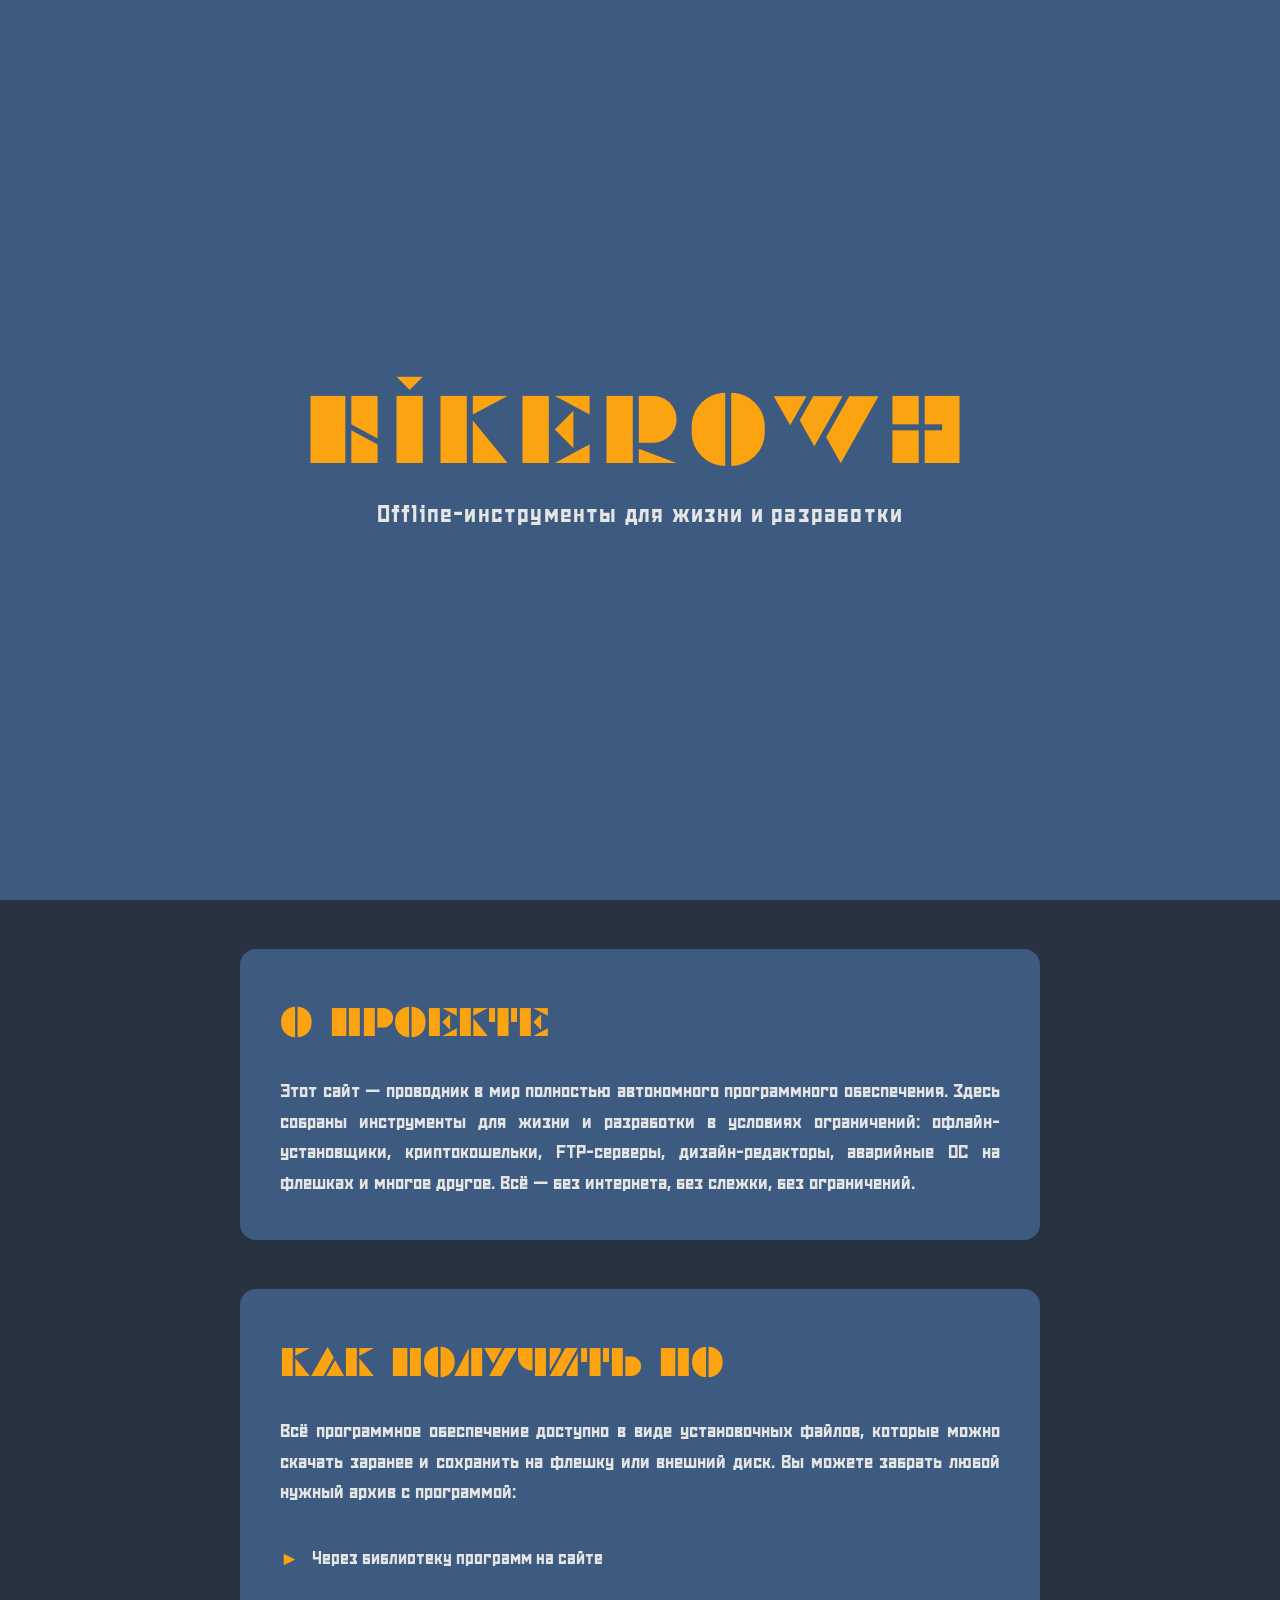
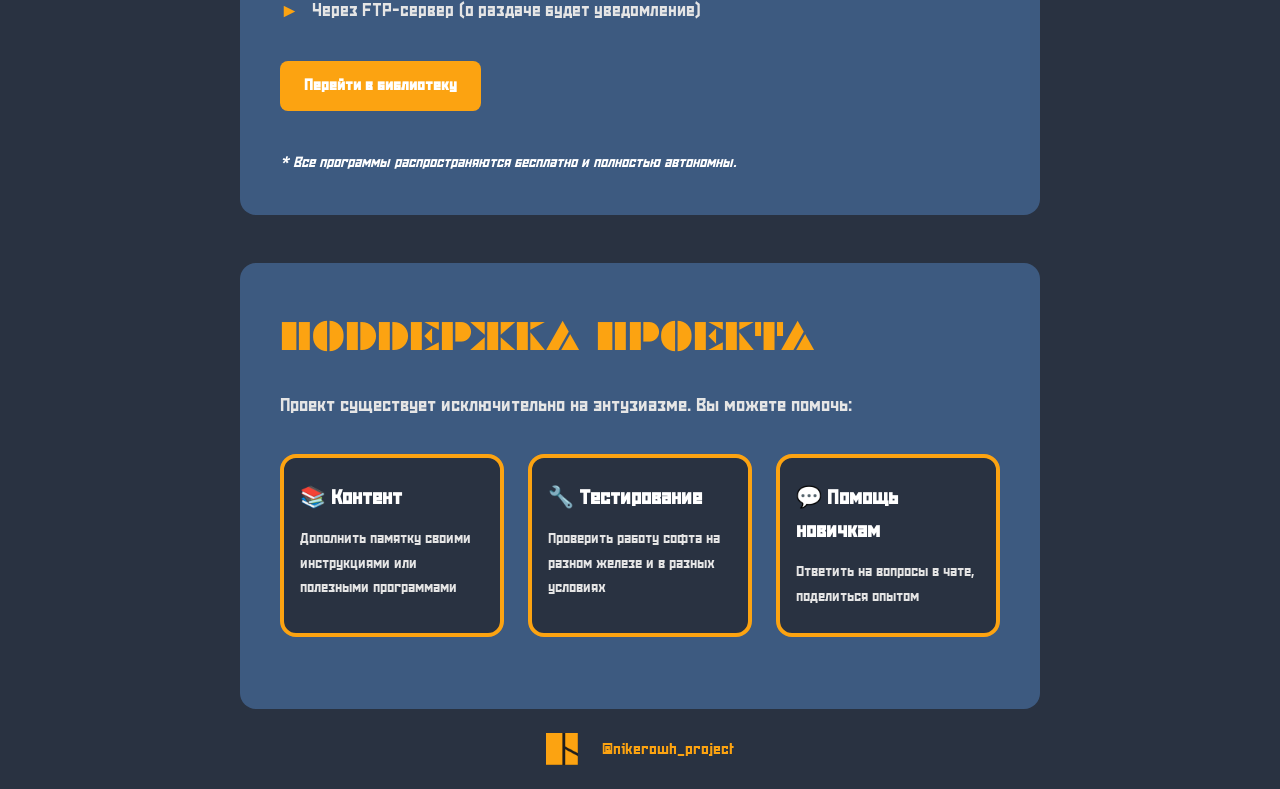
<file: index.html>
<!DOCTYPE html>
<html>
<head>
    <meta charset="UTF-8">
    <meta name="viewport" content="width=device-width, initial-scale=1.0">
    <title>nikerowh - main</title>
    <link rel="stylesheet" href="style.css">
    <link rel="icon" type="image/x-icon" href="images/icon-transparent-64.ico">
</head>
<body>
    <header class="header">
        <div class="header__content">
            <h1 class="header__title">nikerowh</h1>
            <p class="header__slogan">Offline-инструменты для жизни и разработки</p>
        </div>
    </header>

    <!-- Основной контент -->
    <main class="main">
        <div class="about-wrapper">
            <section class="about">
            <h2 class="about__title">О проекте</h2>
            <p class="about__text">
                Этот сайт — проводник в мир полностью автономного программного обеспечения.  
                Здесь собраны инструменты для жизни и разработки в условиях ограничений:  
                офлайн-установщики, криптокошельки, FTP-серверы, дизайн-редакторы,  
                аварийные ОС на флешках и многое другое.  
                Всё — без интернета, без слежки, без ограничений.
            </p>
            </section>
        </div>
        

        <!-- НОВЫЙ БЛОК -->
    <section class="how-to-get">
        <h2 class="how-to-get__title">Как получить ПО</h2>
        <p class="how-to-get__text">
            Всё программное обеспечение доступно в виде установочных файлов, 
            которые можно скачать заранее и сохранить на флешку или внешний диск.
            Вы можете забрать любой нужный архив с программой:
        </p>
        <ul class="how-to-get__list">
            <li class="how-to-get__item">Через библиотеку программ на сайте</li>
            <li class="how-to-get__item">Через FTP-сервер (о раздаче будет уведомление)</li>
        </ul>
        <a href="library.html" class="card__download">Перейти в библиотеку</a>
        <p class="how-to-get__note">
            * Все программы распространяются бесплатно и полностью автономны.
        </p>
    </section>

    <!-- НОВЫЙ БЛОК: ПОДДЕРЖКА ПРОЕКТА -->
    <section class="support">
        <h2 class="support__title">Поддержка проекта</h2>
        <p class="support__text">
            Проект существует исключительно на энтузиазме. Вы можете помочь:
        </p>
        
        <div class="support__options">
            <div class="support__option">
                <h3 class="support__option-title">📚 Контент</h3>
                <p class="support__option-text">Дополнить памятку своими инструкциями или полезными программами</p>
            </div>
            <div class="support__option">
                <h3 class="support__option-title">🔧 Тестирование</h3>
                <p class="support__option-text">Проверить работу софта на разном железе и в разных условиях</p>
            </div>
            <div class="support__option">
                <h3 class="support__option-title">💬 Помощь новичкам</h3>
                <p class="support__option-text">Ответить на вопросы в чате, поделиться опытом</p>
            </div>
        </div>
    </section>
    </main>
    <footer class="footer">
        <div class="footer__content">
            <img src="images/contact-icon.png" alt="контакты" class="footer__icon">
            <a href="https://t.me/nikerowh_project" class="footer__telegram">@nikerowh_project</a>
            <!-- <span class="footer__separator">|</span> -->
        </div>
    </footer>
</body>
</html>
</file>
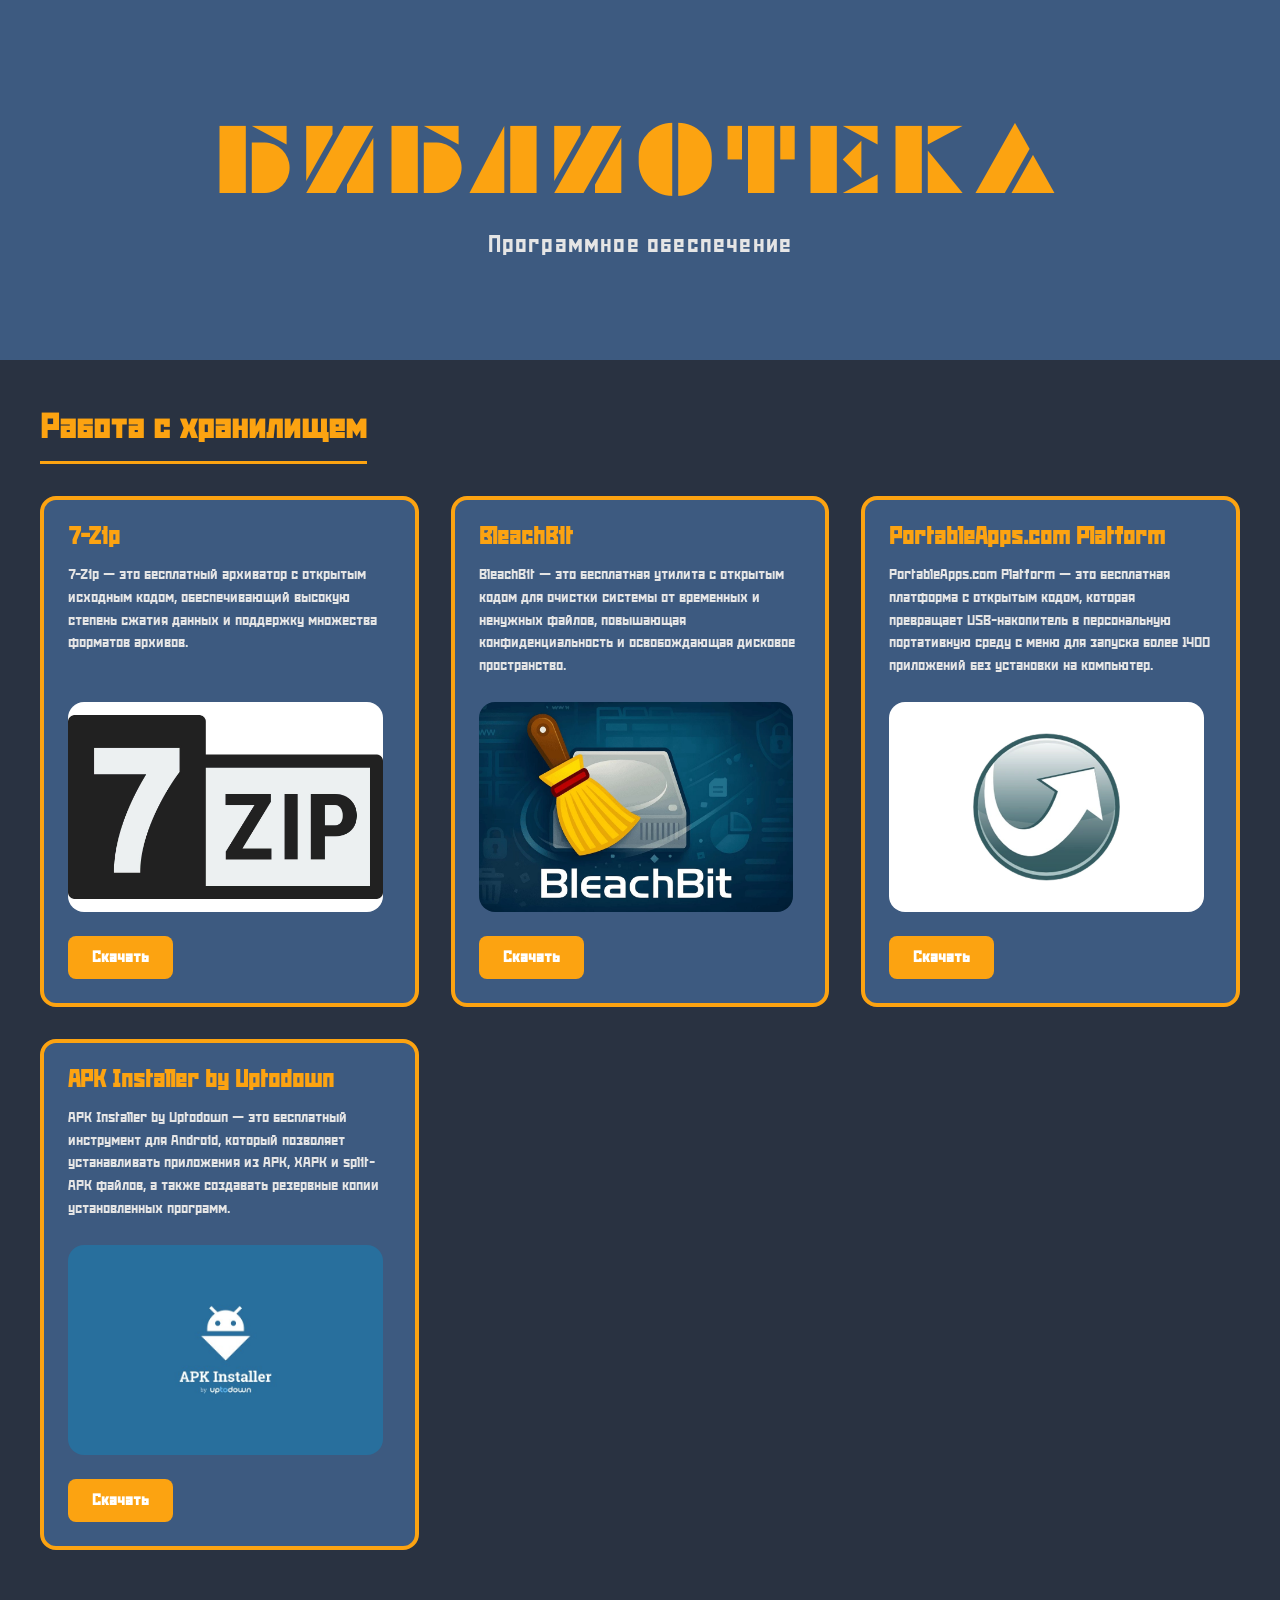
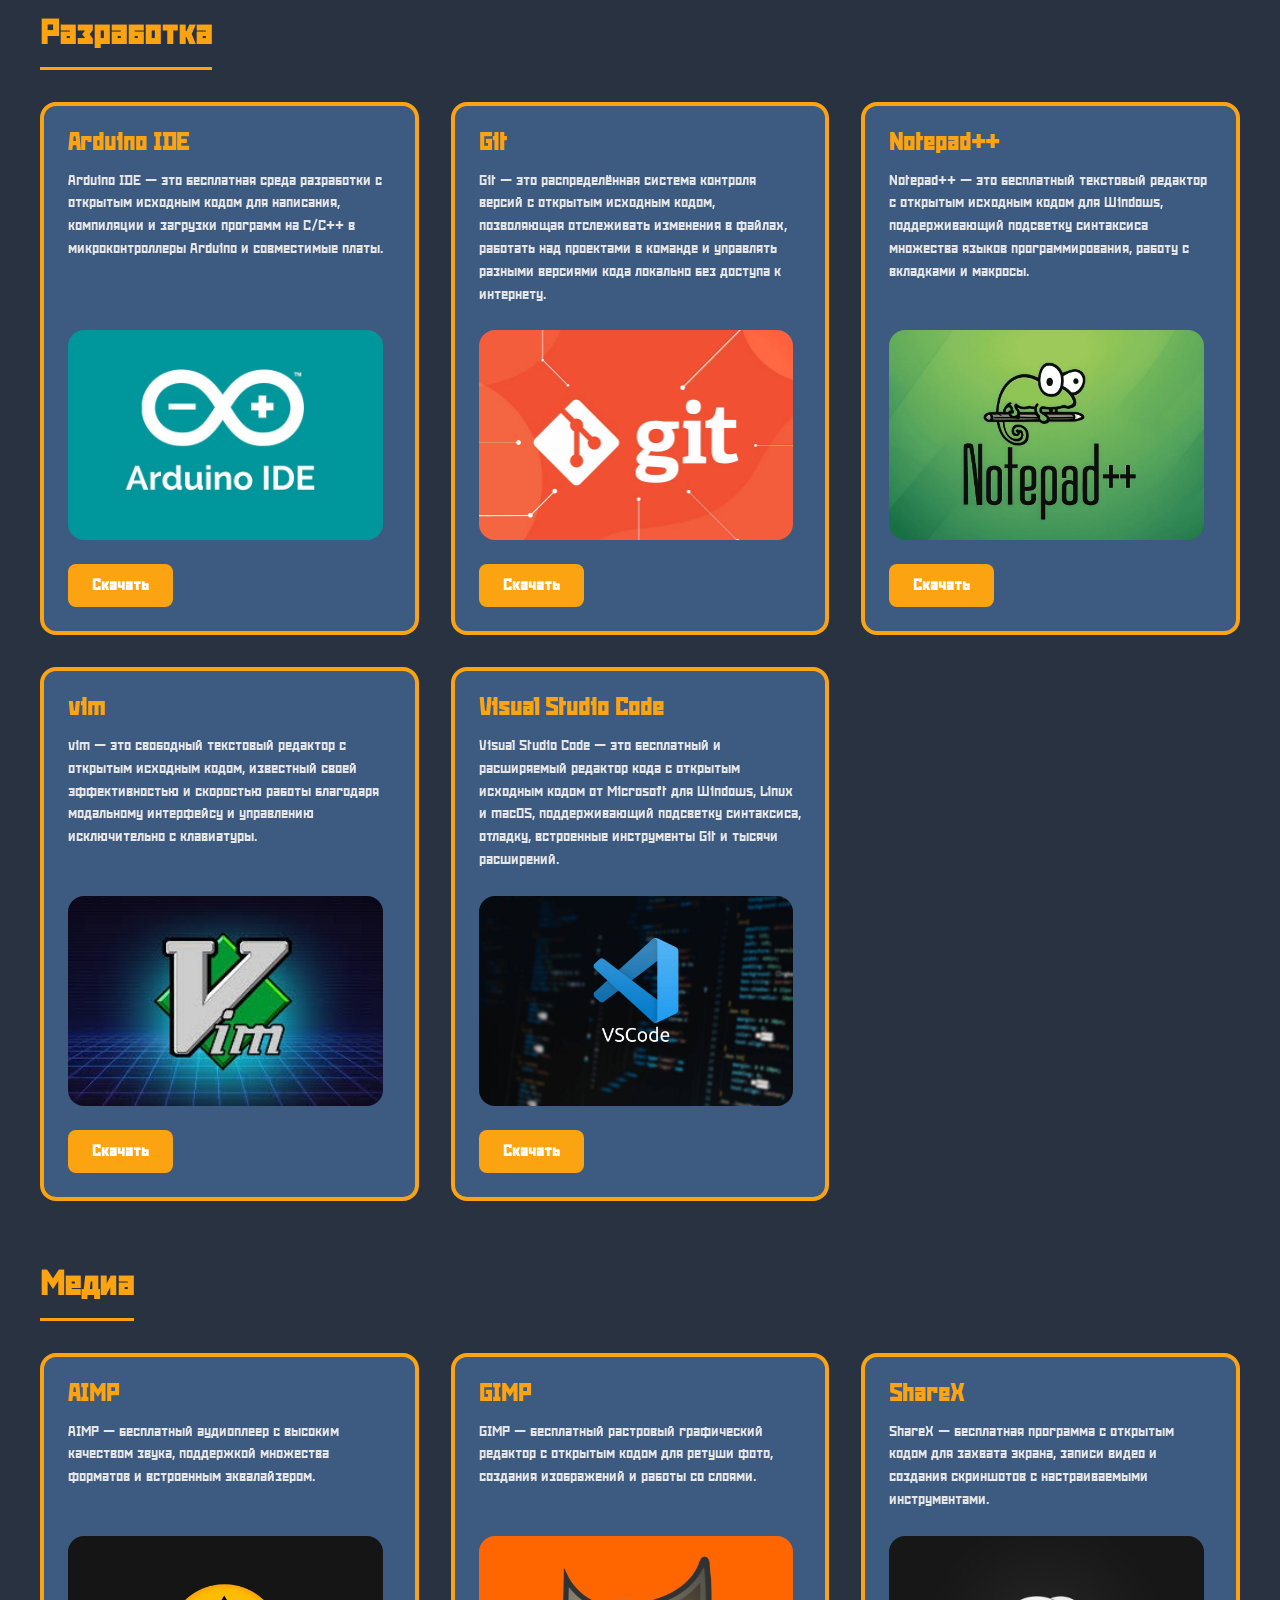
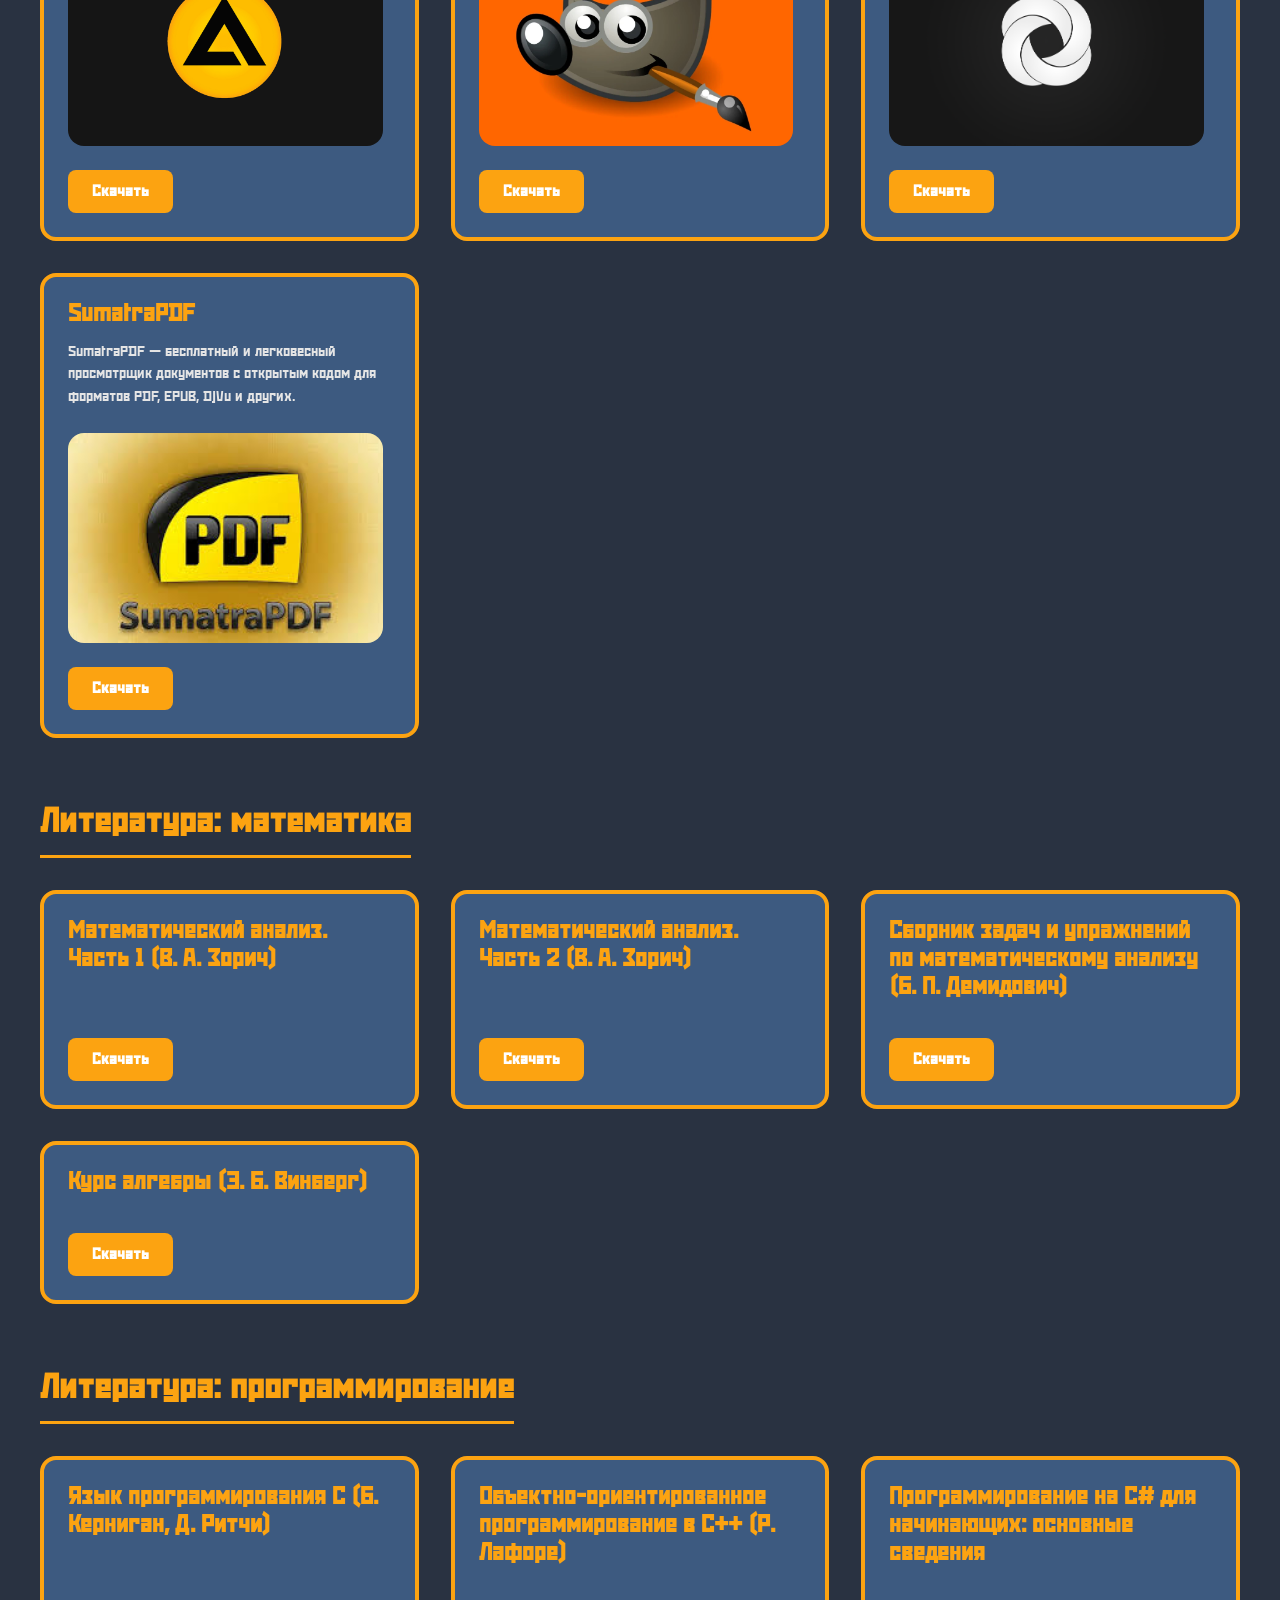
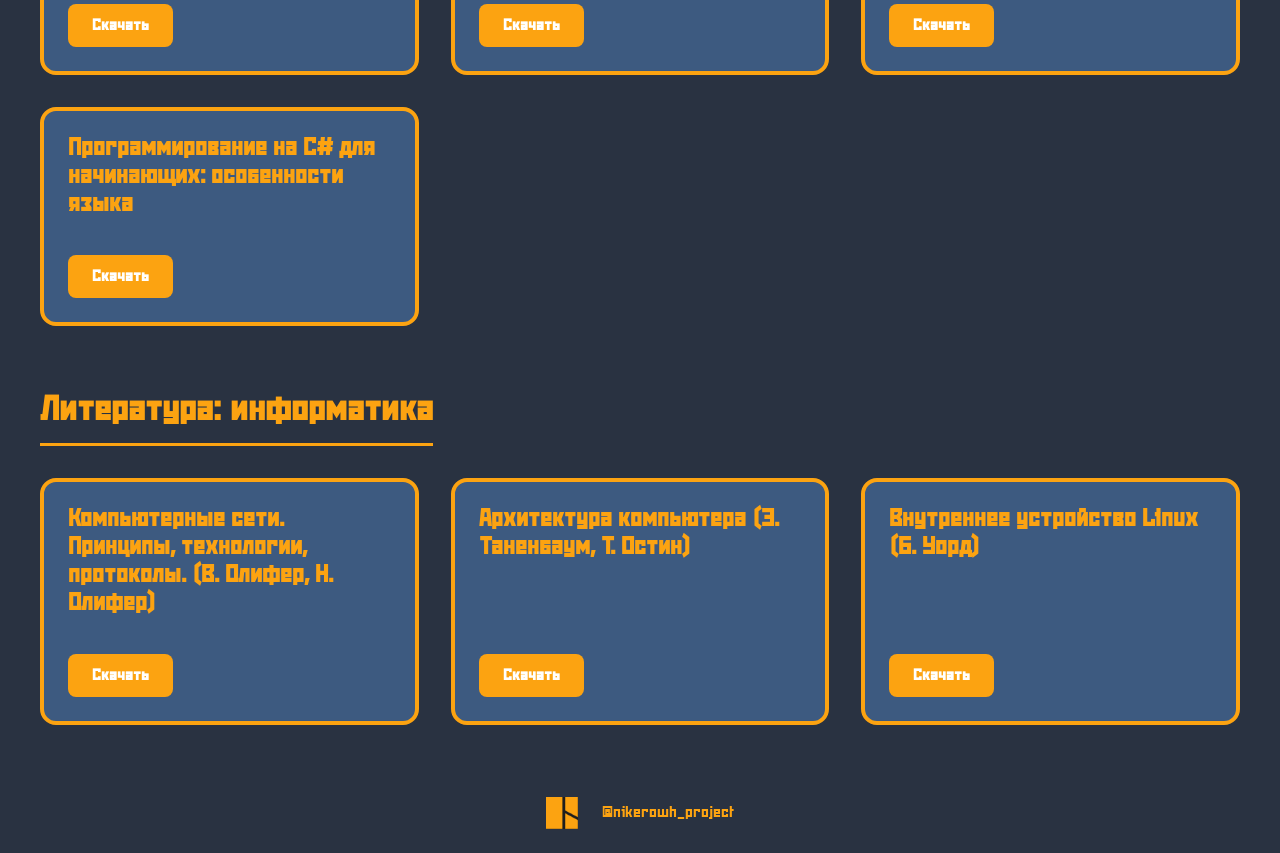
<file: library.html>
<!DOCTYPE html>
<html>
<head>
    <meta charset="UTF-8">
    <meta name="viewport" content="width=device-width, initial-scale=1.0">
    <title>nikerowh - library</title>
    
    <!-- Favicon -->
    <link rel="icon" type="image/png" href="images/icon-transparent-64.ico">
    
    <!-- Таблица стилей -->
    <link rel="stylesheet" href="style.css">
</head>
<body>
    <!-- HEADER -->
    <header class="header header--small">
        <div class="header__content">
            <h1 class="header__title">БИБЛИОТЕКА</h1>
            <p class="header__slogan">Программное обеспечение</p>
        </div>
    </header>

    <!-- ШАБЛОН КАРТОЧКИ БРАТЬ ОТСЮДА

                <div class="card">
                    <h3 class="card__title"></h3>
                    <p class="card__description"></p>
                    <img class="card__screenshots" src="images/programs" alt="скриншот" class="card__screenshot">                   
                    <a href="" class="card__download">Скачать</a>
                </div>
            
    -->

    <!-- ОСНОВНОЙ КОНТЕНТ -->
    <main class="main library-page">
        <!-- ===== КАТЕГОРИЯ РАБОТА С ХРАНИЛИЩЕМ ===== -->
        <section class="category">
            <h2 class="category__title">Работа с хранилищем</h2>
            <div class="cards-grid">
                <!-- ===== КАРТОЧКА 1 ===== -->
                <div class="card">
                    <h3 class="card__title">7-Zip</h3>
                    <p class="card__description">7-Zip — это бесплатный архиватор с открытым исходным кодом, обеспечивающий высокую степень сжатия данных и поддержку множества форматов архивов.</p>
                    <img class="card__screenshots" src="images/programs/7zip.jpg" alt="скриншот" class="card__screenshot">                   
                    <a href="https://disk.yandex.ru/d/hwbHvmSAdD4YMA" class="card__download">Скачать</a>
                </div>

                <!-- ===== КАРТОЧКА 2 ===== -->
                <div class="card">
                    <h3 class="card__title">BleachBit</h3>
                    <p class="card__description">BleachBit — это бесплатная утилита с открытым кодом для очистки системы от временных и ненужных файлов, повышающая конфиденциальность и освобождающая дисковое пространство.</p>
                    <img class="card__screenshots" src="images/programs/bleachbit.jpg" alt="скриншот" class="card__screenshot">
                    <a href="https://disk.yandex.ru/d/F8Z6RaT3wdRoBQ" class="card__download">Скачать</a>
                </div>

                <!-- ===== КАРТОЧКА 3 ===== -->
                <div class="card">
                    <h3 class="card__title">PortableApps.com Platform</h3>
                    <p class="card__description">PortableApps.com Platform — это бесплатная платформа с открытым кодом, которая превращает USB-накопитель в персональную портативную среду с меню для запуска более 1400 приложений без установки на компьютер.</p>
                    <img class="card__screenshots" src="images/programs/portableapps.jpg" alt="скриншот" class="card__screenshot">                   
                    <a href="https://disk.yandex.ru/d/EKPdP-UuyY8jQA" class="card__download">Скачать</a>
                </div>

                <!-- ===== КАРТОЧКА 4 ===== -->
                <div class="card">
                    <h3 class="card__title">APK Installer by Uptodown</h3>
                    <p class="card__description">APK Installer by Uptodown — это бесплатный инструмент для Android, который позволяет устанавливать приложения из APK, XAPK и split-APK файлов, а также создавать резервные копии установленных программ.</p>
                    <img class="card__screenshots" src="images/programs/uptodown.jpg" alt="скриншот" class="card__screenshot">                    
                    <a href="https://disk.yandex.ru/d/ls74p10ux8cadQ" class="card__download">Скачать</a>
                </div>
            </div>
        </section>

        <!-- ===== КАТЕГОРИЯ РАЗРАБОТКА ===== -->
        <section class="category">
            <h2 class="category__title">Разработка</h2>
            
            <div class="cards-grid">
                <!-- ===== КАРТОЧКА 1 ===== -->
                <div class="card">
                    <h3 class="card__title">Arduino IDE</h3>
                    <p class="card__description">Arduino IDE — это бесплатная среда разработки с открытым исходным кодом для написания, компиляции и загрузки программ на C/C++ в микроконтроллеры Arduino и совместимые платы.</p>
                    <img class="card__screenshots" src="images/programs/arduinoide.jpg" alt="скриншот" class="card__screenshot">                    
                    <a href="https://disk.yandex.ru/d/pIWNRWTIvZ72xw" class="card__download">Скачать</a>
                </div>

                <!-- ===== КАРТОЧКА 2 ===== -->
                <div class="card">
                    <h3 class="card__title">Git</h3>
                    <p class="card__description">Git — это распределённая система контроля версий с открытым исходным кодом, позволяющая отслеживать изменения в файлах, работать над проектами в команде и управлять разными версиями кода локально без доступа к интернету.</p>
                    <img class="card__screenshots" src="images/programs/git.jpg" alt="скриншот" class="card__screenshot">                    
                    <a href="https://disk.yandex.ru/d/ZYdPXtKbaOQdfA" class="card__download">Скачать</a>
                </div>

                <!-- ===== КАРТОЧКА 3 ===== -->
                <div class="card">
                    <h3 class="card__title">Notepad++</h3>
                    <p class="card__description">Notepad++ — это бесплатный текстовый редактор с открытым исходным кодом для Windows, поддерживающий подсветку синтаксиса множества языков программирования, работу с вкладками и макросы.</p>
                    <img class="card__screenshots" src="images/programs/notepad++.jpg" alt="скриншот" class="card__screenshot">                    
                    <a href="https://disk.yandex.ru/d/Rx01GccAY-7TWA" class="card__download">Скачать</a>
                </div>

                <!-- ===== КАРТОЧКА 4 ===== -->
                <div class="card">
                    <h3 class="card__title">vim</h3>
                    <p class="card__description">vim — это свободный текстовый редактор с открытым исходным кодом, известный своей эффективностью и скоростью работы благодаря модальному интерфейсу и управлению исключительно с клавиатуры.</p>
                    <img class="card__screenshots" src="images/programs/vim.jpg" alt="скриншот" class="card__screenshot">
                    <a href="https://disk.yandex.ru/d/wRuvGnJm7ita9Q" class="card__download">Скачать</a>
                </div>

                <!-- ===== КАРТОЧКА 5 ===== -->
                <div class="card">
                    <h3 class="card__title">Visual Studio Code</h3>
                    <p class="card__description">Visual Studio Code — это бесплатный и расширяемый редактор кода с открытым исходным кодом от Microsoft для Windows, Linux и macOS, поддерживающий подсветку синтаксиса, отладку, встроенные инструменты Git и тысячи расширений.</p>
                    <img class="card__screenshots" src="images/programs/vscode.jpg" alt="скриншот" class="card__screenshot">
                    <a href="https://disk.yandex.ru/d/vOurH4qI4WDNWA" class="card__download">Скачать</a>
                </div> 
            </div>
        </section>

        <!-- ===== КАТЕГОРИЯ МЕДИА ===== -->
        <section class="category">
            <h2 class="category__title">Медиа</h2>
            <div class="cards-grid">
                <div class="card">
                    <h3 class="card__title">AIMP</h3>
                    <p class="card__description">AIMP — бесплатный аудиоплеер с высоким качеством звука, поддержкой множества форматов и встроенным эквалайзером.</p>
                    <img class="card__screenshots" src="images/programs/aimp.jpg" alt="скриншот" class="card__screenshot">                   
                    <a href="https://disk.yandex.ru/d/sjqCSIMnWE5wjA" class="card__download">Скачать</a>
                </div>

                <div class="card">
                    <h3 class="card__title">GIMP</h3>
                    <p class="card__description">GIMP — бесплатный растровый графический редактор с открытым кодом для ретуши фото, создания изображений и работы со слоями.</p>
                    <img class="card__screenshots" src="images/programs/gimp.jpg" alt="скриншот" class="card__screenshot">                   
                    <a href="https://disk.yandex.ru/d/pgnXm7TmoHuBEg" class="card__download">Скачать</a>
                </div>

                <div class="card">
                    <h3 class="card__title">ShareX</h3>
                    <p class="card__description">ShareX — бесплатная программа с открытым кодом для захвата экрана, записи видео и создания скриншотов с настраиваемыми инструментами.</p>
                    <img class="card__screenshots" src="images/programs/sharex.jpg" alt="скриншот" class="card__screenshot">                   
                    <a href="https://disk.yandex.ru/d/0tnVT0IcAevgSg" class="card__download">Скачать</a>
                </div>

                <div class="card">
                    <h3 class="card__title">SumatraPDF</h3>
                    <p class="card__description">SumatraPDF — бесплатный и легковесный просмотрщик документов с открытым кодом для форматов PDF, EPUB, DjVu и других.</p>
                    <img class="card__screenshots" src="images/programs/sumatrapdf.jpg" alt="скриншот" class="card__screenshot">                   
                    <a href="https://disk.yandex.ru/d/uq7HUwDXYjRNPg" class="card__download">Скачать</a>
                </div>
            </div>
        </section>

        <!-- ===== КАТЕГОРИЯ ЛИТЕРАТУРА МАТЕМАТИКА ===== -->
        <section class="category">
            <h2 class="category__title">Литература: математика</h2>

            <div class="cards-grid">
                <!-- ===== КАРТОЧКА 1 ===== -->
                <div class="card">
                    <h3 class="card__title">Математический анализ. Часть 1 (В. А. Зорич)</h3>
                    <p class="card__description"></p>                    
                    <a href="https://disk.yandex.ru/i/DMa_RB-maXpX2A" class="card__download">Скачать</a>
                </div>

                <!-- ===== КАРТОЧКА 2 ===== -->
                <div class="card">
                    <h3 class="card__title">Математический анализ. Часть 2 (В. А. Зорич)</h3>
                    <p class="card__description"></p>
                    <a href="https://disk.yandex.ru/i/IoSxRCWNo1YJIg" class="card__download">Скачать</a>
                </div>

                <!-- ===== КАРТОЧКА 3 ===== -->
                <div class="card">
                    <h3 class="card__title">Сборник задач и упражнений по математическому анализу (Б. П. Демидович)</h3>
                    <p class="card__description"></p>
                    <a href="https://disk.yandex.ru/i/hy5BBxkUt8NpqA" class="card__download">Скачать</a>
                </div>

                <!-- ===== КАРТОЧКА 4 ===== -->
                <div class="card">
                    <h3 class="card__title">Курс алгебры (Э. Б. Винберг)</h3>
                    <p class="card__description"></p>
                    <a href="https://disk.yandex.ru/i/NiBQ0z8jL8Z9hg" class="card__download">Скачать</a>
                </div>
            </div>
        </section>

        <!-- ===== КАТЕГОРИЯ ЛИТЕРАТУРА ПРОГРАММИРОВАНИЕ ===== -->
        <section class="category">
            <h2 class="category__title">Литература: программирование</h2>
            
            <div class="cards-grid">
                <!-- ===== КАРТОЧКА 1 ===== -->
                <div class="card">
                    <h3 class="card__title">Язык программирования С (Б. Керниган, Д. Ритчи)</h3>
                    <p class="card__description"></p>                    
                    <a href="https://disk.yandex.ru/i/_3KG42UOtarzVw" class="card__download">Скачать</a>
                </div>

                <!-- ===== КАРТОЧКА 2 ===== -->
                <div class="card">
                    <h3 class="card__title">Объектно-ориентированное программирование в С++ (Р. Лафоре)</h3>
                    <p class="card__description"></p>
                    <a href="https://disk.yandex.ru/i/Y8mM8I059qHrBA" class="card__download">Скачать</a>
                </div>

                <!-- ===== КАРТОЧКА 3 ===== -->
                <div class="card">
                    <h3 class="card__title">Программирование на С# для начинающих: основные сведения</h3>
                    <p class="card__description"></p>
                    <a href="https://disk.yandex.ru/i/uWs0JgQbzea4-A" class="card__download">Скачать</a>
                </div>

                <!-- ===== КАРТОЧКА 4 ===== -->
                <div class="card">
                    <h3 class="card__title">Программирование на С# для начинающих: особенности языка</h3>
                    <p class="card__description"></p>
                    <a href="https://disk.yandex.ru/i/6JeXN2cANHf88A" class="card__download">Скачать</a>
                </div>
            </div>
        </section>

        <!-- ===== КАТЕГОРИЯ ЛИТЕРАТУРА ИНФОРМАТИКА ===== -->
        <section class="category">
            <h2 class="category__title">Литература: информатика</h2>
            
            <div class="cards-grid">
                <!-- ===== КАРТОЧКА 1 ===== -->
                <div class="card">
                    <h3 class="card__title">Компьютерные сети. Принципы, технологии, протоколы. (В. Олифер, Н. Олифер)</h3>
                    <p class="card__description"></p>                    
                    <a href="https://disk.yandex.ru/i/QbkReOdyDXA2kg" class="card__download">Скачать</a>
                </div>

                <!-- ===== КАРТОЧКА 2 ===== -->
                <div class="card">
                    <h3 class="card__title">Архитектура компьютера (Э. Таненбаум, Т. Остин)</h3>
                    <p class="card__description"></p>
                    <a href="https://disk.yandex.ru/i/WVMumF_Ivo_vTg" class="card__download">Скачать</a>
                </div>

                <!-- ===== КАРТОЧКА 3 ===== -->
                <div class="card">
                    <h3 class="card__title">Внутреннее устройство Linux (Б. Уорд)</h3>
                    <p class="card__description"></p>
                    <a href="https://disk.yandex.ru/i/aSmenbT4-EGSUw" class="card__download">Скачать</a>
                </div>
            </div>
        </section>
    </main>



    <!-- FOOTER -->
    <footer class="footer">
        <div class="footer__content">
            <img src="images/contact-icon.png" alt="контакты" class="footer__icon">
            <a href="https://t.me/nikerowh_project" class="footer__telegram" target="_blank" rel="noopener noreferrer">@nikerowh_project</a>
        </div>
    </footer>
</body>
</html>
</file>
<file: style.css>
/* Подключение локального шрифта */
@font-face {
    font-family: 'vaganov';
    src:
        url('fonts/vaganov/VaganovSPDemo-Bold.woff2') format('woff2'),
        url('fonts/vaganov/VaganovSPDemo-Bold.woff') format('woff');
    font-display: swap; /* Показывает текст сразу, без задержки */
}

@font-face {
    font-family: 'snowstorm';
    src:
        url('fonts/snowstorm/Snowstorm.woff2') format('woff2'),
        url('fonts/snowstorm/Snowstorm.woff') format('woff');
    font-display: swap; /* Показывает текст сразу, без задержки */
}

/* ===== СТИЛИ СКРОЛЛБАРА ===== */

/* Для Chrome, Safari, Edge, Opera */
::-webkit-scrollbar {
    width: 10px;                /* Ширина скроллбара */
}

::-webkit-scrollbar-track {
    background: #3D5A80;        /* Цвет фона дорожки (светло-серый) */
}

::-webkit-scrollbar-thumb {
    background: #FCA311;         /* Цвет ползунка (ваш фирменный светло-голубой) */
}

/* Для Firefox */
html {
    scrollbar-width: auto;
    scrollbar-color: #FCA311 #3D5A80;  /* ползунок и дорожка */
}

body {
    background-color: #293241;
    margin: 0;
    padding: 0;
}

/* Сброс базовых отступов */
* {
    margin: 0;
    padding: 0;
    box-sizing: border-box;
}

/* Стили для header на весь экран */
.header {
    height: 100vh;
    width: 100%;
    
    /* Центрирование содержимого */
    display: flex;
    justify-content: center;
    align-items: center;
    
    /* Цвет фона */
    background-color: #3D5A80;
}

/* Контейнер для заголовка и слогана */
.header__content {
    text-align: center; /* Выравнивание текста по центру */
    color: #ffffff;     /* Цвет текста для всего блока */
}

/* Стили для заголовка */
.header__title {
    font-family: 'vaganov', sans-serif;
    font-size: 6rem;
    font-weight: 700;
    line-height: 1.2;
    letter-spacing: 0.1em;
    text-transform: uppercase;
    color: #FCA311; /* Белый */
    
    /* Небольшой отступ снизу */
    margin-bottom: 1rem;
}

/* Стили для слогана */
.header__slogan {
    font-family: 'snowstorm'; /* Другой шрифт */
    font-size: 1.5rem;                 /* Меньший размер */
    font-weight: 400;                   /* Обычный, не жирный */
    letter-spacing: 0.05em;              /* Немного разреженный */
    color: #E5E5E5;                     /* Другой цвет (светло-голубой) */
}

/* ----- MAIN (КОНТЕНТ ПОСЛЕ ПРОКРУТКИ) ----- */
.main {
    width: 100%;
    background-color: #293241;   /* Белый фон для читаемости */
}

/* ----- БЛОК "О ПРОЕКТЕ" ----- */
.about-wrapper {
    background-color: #293241;  /* Фон, который будет виден за margin */
    padding: 1px 0;              /* Чтобы margin не схлопывался (важно!) */
}

.about {
    max-width: 800px;
    margin: 3rem auto;
    padding: 2.5rem;
    
    /* Фон */
    background-color: #3D5A80;
    
    /* Скругление */
    border-radius: 16px;
    
    font-family: 'snowstorm', sans-serif;
    color: #E5E5E5;
    line-height: 1.6;
}

.about__title {
    font-family: 'vaganov';
    font-size: 2.5rem;
    font-weight: 700;
    margin-bottom: 1.5rem;
    color: #FCA311;
}

.about__text {
    font-size: 1.2rem;
    text-align: justify;
}

/* ===== БЛОК "КАК ПОЛУЧИТЬ ПО" ===== */
.how-to-get {
    max-width: 800px;
    margin: 0 auto;              /* Центрирование */
    padding: 2.5rem;
    margin-bottom: 3rem;
    
    /* Фон — чуть плотнее, чем у первого блока */
    background-color: #3D5A80;
    
    /* Скругление — слева, симметрично первому блоку */
    border-radius: 16px;
    
    font-family: 'snowstorm', sans-serif;
    color: #E5E5E5;
    line-height: 1.6;
}

/* Заголовок блока */
.how-to-get__title {
    font-family: 'vaganov';
    font-size: 2.5rem;
    font-weight: 700;
    margin-bottom: 1.5rem;
    color: #FCA311;
}

/* Текст */
.how-to-get__text {
    font-size: 1.2rem;
    margin-bottom: 1.5rem;
    text-align: justify;
}

/* Список способов получения */
.how-to-get__list {
    list-style: none;           /* Убираем стандартные маркеры */
    margin: 1.5rem 0;
    padding: 0;
}

.how-to-get__item {
    font-size: 1.1rem;
    padding: 0.75rem 0 0.75rem 2rem;
    position: relative;
}

/* Кастомный маркер для пунктов списка */
.how-to-get__item::before {
    content: "►";               /* Символ-маркер */
    position: absolute;
    left: 0;
    color: #FCA311;             /* Цвет слогана */
    font-size: 1.2rem;
    font-weight: bold;
}

/* Последний пункт без разделителя */
.how-to-get__item:last-child {
    border-bottom: none;
}

/* Примечание (звездочка) */
.how-to-get__note {
    font-size: 0.95rem;
    color: #FFFFFF;
    font-style: italic;
    margin-top: 1.5rem;
    padding-top: 1rem;
}

/* ===== БЛОК "ПОДДЕРЖКА ПРОЕКТА" ===== */
.support {
    max-width: 800px;
    margin: 0 auto;
    padding: 2.5rem;
    
    /* Фон — такой же, как у первого блока, для мягкости */
    background-color: #3D5A80;
    
    /* Скругление — сверху, чтобы не конфликтовать с акцентом */
    border-radius: 16px;
    
    font-family: 'snowstorm', sans-serif;
    color: #E5E5E5;
    line-height: 1.6;
}

/* Заголовок блока */
.support__title {
    font-family: 'vaganov';
    font-size: 2.5rem;
    font-weight: 700;
    margin-bottom: 1.5rem;
    color: #FCA311;
}

/* Текст-вступление */
.support__text {
    font-size: 1.2rem;
    margin-bottom: 2rem;
    text-align: justify;
}

/* Сетка для вариантов поддержки */
.support__options {
    display: grid;
    grid-template-columns: repeat(3, 1fr);
    gap: 1.5rem;
    margin: 2rem 0;
}

/* Карточка варианта */
.support__option {
    background-color: #293241;
    padding: 1.5rem 1rem;
    border-radius: 16px;
    border: 4px solid #FCA311;
    transition: transform 0.2s ease, box-shadow 0.2s ease;
}

.support__option:hover {
    transform: translateY(-4px);
    box-shadow: 0 6px 16px #FCA311;
    border-color: #FCA311;
}

.support__option-title {
    font-size: 1.3rem;
    font-weight: 700;
    margin-bottom: 0.75rem;
    color: #FFFFFF;
}

.support__option-text {
    font-size: 0.95rem;
    color: #E5E5E5;
    margin: 0;
}

/* ===== ПОДВАЛ (FOOTER) ===== */
.footer {
    width: 100%;
    background-color: #293241;   /* Тёмный фон, как у header */
    color: #FCA311;
    padding: 1.5rem 1rem;
    font-family: 'snowstorm', sans-serif;
    font-size: 1rem;
}

/* Контейнер для выравнивания по центру */
.footer__content {
    max-width: 1200px;
    margin: 0 auto;
    display: flex;
    flex-wrap: wrap;          /* на случай узкого экрана */
    align-items: center;
    justify-content: center;  /* всё по центру */
    gap: 0.75rem 1.5rem;      /* отступы между элементами */
}

/* Иконка */
.footer__icon {
    width: 32px;
    height: 32px;
}

/* Разделитель */
.footer__separator {
    color: #E5E5E5;           /* цвет слогана */
    font-weight: 300;
    font-size: 1.2rem;
}

/* Контакты */
.footer__email,
.footer__telegram,
.footer__phone {
    color: #FCA311;
    white-space: nowrap;      /* чтобы не переносились */
    text-decoration: none;
    transition: color 0.2s ease;
}

.footer__email:hover,
.footer__telegram:hover,
.footer__phone:hover {
    color: #FFFFFF;           /* при наведении — цвет слогана */
    cursor: pointer;          /* или pointer, если хотите сделать ссылками */
}

/* ----- АДАПТАЦИЯ ПОД МОБИЛЬНЫЕ ----- */
@media (max-width: 768px) {
    .header__title {
        font-size: 3rem;
    }

    .header__slogan {
        font-size: 1.2rem;
    }

    .about {
        padding: 3rem 1.2rem;
    }

    .about__title {
        font-size: 2rem;
    }

    .about__text {
        font-size: 1rem;
    }

    /* Добавить для нового блока */
    .how-to-get {
        margin: 2rem 1rem;
        padding: 1.5rem;
        border-radius: 12px 0 0 12px;
    }
    
    .how-to-get__title {
        font-size: 2rem;
    }
    
    .how-to-get__text,
    .how-to-get__item {
        font-size: 1rem;
    }
    
    .how-to-get__item {
        padding: 0.5rem 0 0.5rem 1.8rem;
    }

    .support {
        margin: 2rem 1rem;
        padding: 1.5rem;
        border-radius: 12px 12px 0 0;
    }
    
    .support__title {
        font-size: 2rem;
    }
    
    .support__text {
        font-size: 1rem;
    }
    
    .support__options {
        grid-template-columns: 1fr;  /* Карточки друг под другом */
        gap: 1rem;
    }
    
    .support__option {
        padding: 1.2rem;
    }
    
    .support__option-title {
        font-size: 1.2rem;
    }
}

@media (max-width: 480px) {
    .header__title {
        font-size: 2rem;
    }

    .header__slogan {
        font-size: 1rem;
    }

    .how-to-get__title {
        font-size: 1.8rem;
    }

    .support__title {
        font-size: 1.8rem;
    }
}

@media (max-width: 640px) {
    .footer__content {
        flex-direction: column;  /* на телефоне всё в колонку */
        gap: 0.5rem;
        text-align: center;
    }

    .footer__separator {
        display: none;            /* разделители убираем */
    }

    .footer__icon {
        margin-bottom: 0.25rem;
    }
}

/* ===== СТРАНИЦА БИБЛИОТЕКИ ===== */

/* Уменьшенный header для внутренних страниц */
.header--small {
    height: 40vh;  /* Меньше, чем на главной */
    min-height: 300px;
}

/* Контейнер для всей библиотеки */
.library-page {
    padding: 3rem 1rem;
    background-color: #293241;
}

/* Категория */
.category {
    max-width: 1200px;
    margin: 0 auto 4rem auto;
}

.category:last-child {
    margin-bottom: 0;
}

.category__title {
    font-family: 'snowstorm', sans-serif;
    font-size: 2.2rem;
    font-weight: 700;
    color: #FCA311;
    margin-bottom: 2rem;
    padding-bottom: 0.75rem;
    border-bottom: 3px solid #FCA311;
    display: inline-block;
}

/* Сетка для карточек */
.cards-grid {
    display: grid;
    grid-template-columns: repeat(auto-fill, minmax(350px, 1fr));
    gap: 2rem;
}

/* Карточка программы */
.card {
    background-color: #3D5A80;
    border-radius: 16px;
    padding: 1.5rem;
    border: 4px solid #FCA311;
    transition: transform 0.2s ease, box-shadow 0.2s ease;
    
    display: flex;
    flex-direction: column;
}

.card:hover {
    transform: translateY(-4px);
    box-shadow: 0 12px 24px #FCA311;
    border-color: #FCA311;
}

.card__title {
    font-family: 'snowstorm', sans-serif;
    font-size: 1.5rem;
    font-weight: 700;
    color: #FCA311;
    margin-bottom: 0.75rem;
}

.card__description {
    font-family: 'snowstorm';
    font-size: 0.95rem;
    line-height: 1.5;
    color: #E5E5E5;
    margin-bottom: 1.5rem;
    flex-grow: 1;  /* Описание занимает всё свободное место */
}

.card__screenshots {
    display: flex;
    gap: 0.75rem;
    margin-bottom: 1.5rem;
    justify-content: space-between;
    border-radius: 16px;
    aspect-ratio: 3 / 2;  /* Соотношение сторон */
    object-fit: cover;
    width: calc(100% - 0.5rem);
}

.card__screenshot {
    
    border-radius: 8px;
    background-color: #293241;
}

.card__download {
    font-family: 'snowstorm';
    display: inline-block;
    background-color: #FCA311;
    color: #FFFFFF;
    font-weight: 700;
    text-decoration: none;
    padding: 0.75rem 1.5rem;
    border-radius: 8px;
    text-align: center;
    transition: background-color 0.2s ease;
    border: none;
    cursor: pointer;
    font-size: 1rem;
    align-self: flex-start;  /* Кнопка не растягивается */
}

.card__download:hover {
    background-color: #FFFFFF;
    color: #293241;
}

/* Адаптация для мобильных */
@media (max-width: 768px) {
    .header--small {
        height: 30vh;
        min-height: 200px;
    }
    
    .header--small .header__title {
        font-size: 2.5rem;
    }
    
    .header--small .header__slogan {
        font-size: 1.2rem;
    }
    
    .category__title {
        font-size: 1.8rem;
    }
    
    .cards-grid {
        grid-template-columns: 1fr;  /* Одна карточка в ряд */
    }
    
    .card__screenshots {
        gap: 0.5rem;
    }
}

@media (max-width: 480px) {
    .header--small .header__title {
        font-size: 2rem;
    }
    
    .header--small .header__slogan {
        font-size: 1rem;
    }
    
    .category__title {
        font-size: 1.5rem;
    }
    
    .card {
        padding: 1.2rem;
    }
    
    .card__title {
        font-size: 1.3rem;
    }
}
</file>
